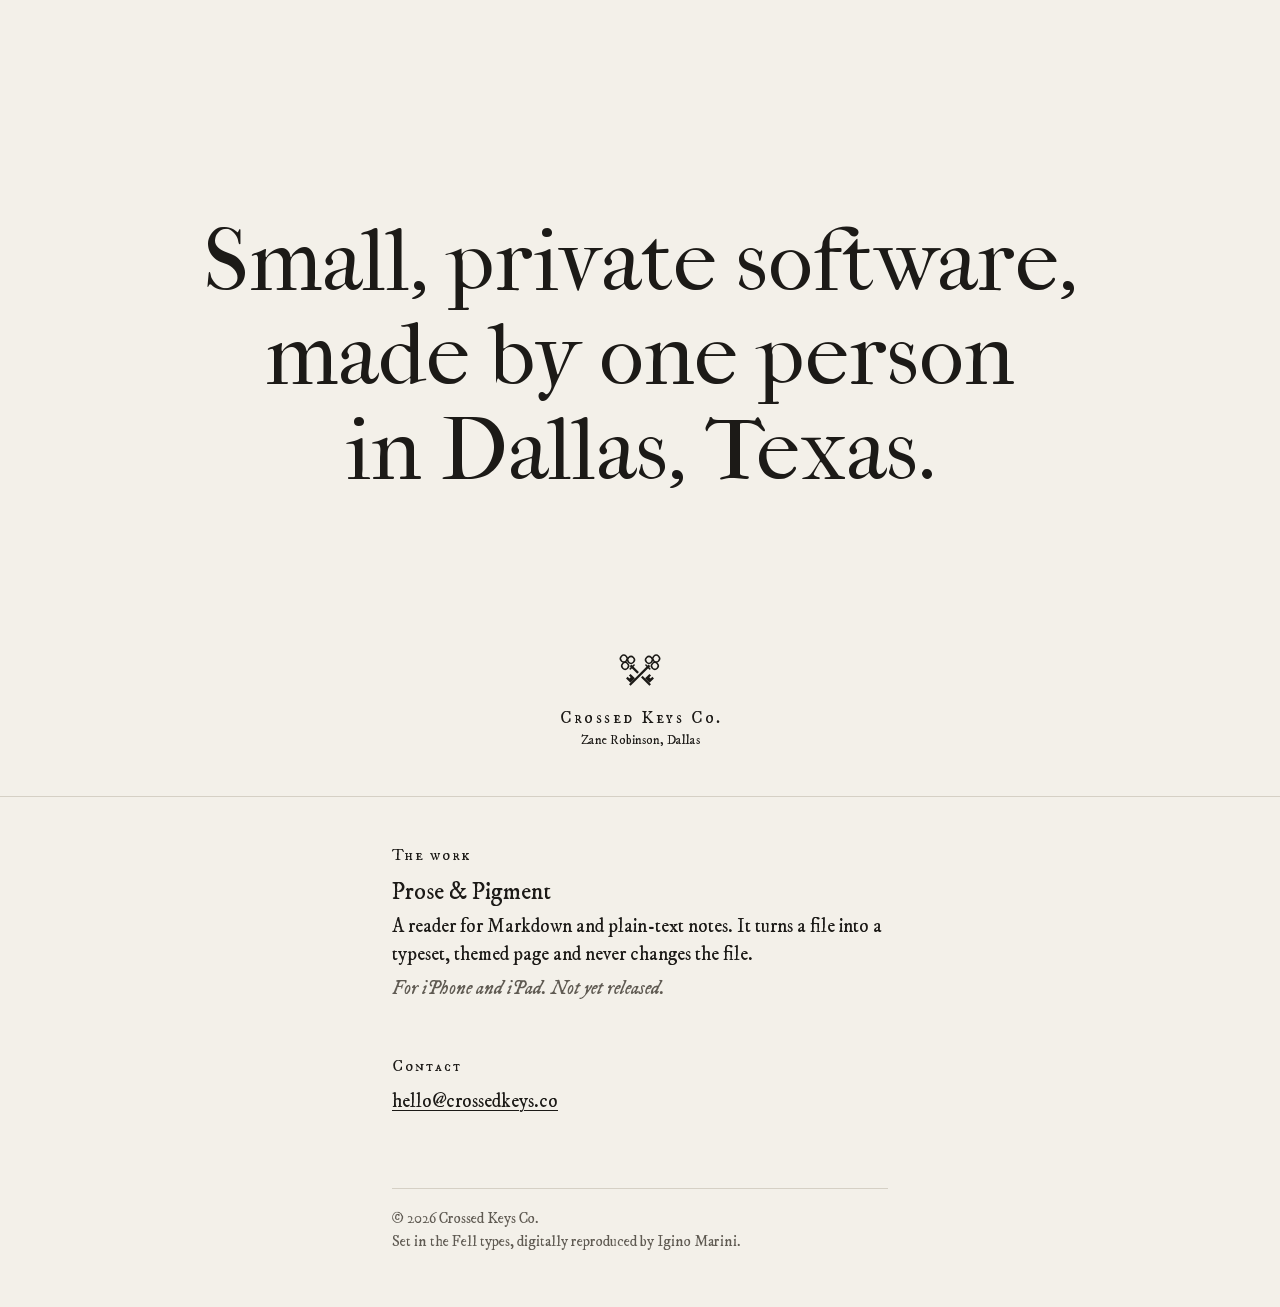
<file: site/index.html>
<!doctype html>
<html lang="en">
<head>
<meta charset="utf-8">
<meta name="viewport" content="width=device-width, initial-scale=1">
<title>Crossed Keys Co.</title>
<meta name="description" content="Small, private software, made by one person in Dallas, Texas.">
<meta name="theme-color" content="#F3F0E9" media="(prefers-color-scheme: light)">
<meta name="theme-color" content="#181715" media="(prefers-color-scheme: dark)">
<meta property="og:title" content="Crossed Keys Co.">
<meta property="og:description" content="Small, private software, made by one person in Dallas, Texas.">
<meta property="og:type" content="website">
<meta property="og:url" content="https://crossedkeys.co/">
<meta property="og:image" content="https://crossedkeys.co/share.png">
<meta property="og:image:width" content="1200">
<meta property="og:image:height" content="630">
<meta property="og:image:alt" content="Small, private software, made by one person in Dallas, Texas. Crossed Keys Co.">
<meta name="twitter:card" content="summary_large_image">
<link rel="canonical" href="https://crossedkeys.co/">
<link rel="icon" href="favicon.svg" type="image/svg+xml">
<link rel="icon" href="icon-48.png" type="image/png" sizes="48x48">
<link rel="apple-touch-icon" href="apple-touch-icon.png">
<link rel="preload" href="fonts/fell-french-canon.woff2" as="font" type="font/woff2" crossorigin>
<link rel="preload" href="fonts/fell-dw-pica-sc.woff2" as="font" type="font/woff2" crossorigin>
<link rel="preload" href="fonts/fell-dw-pica.woff2" as="font" type="font/woff2" crossorigin>
<link rel="stylesheet" href="styles.css">
</head>
<body>
<main>
  <section class="recto">
    <h1 class="title">Small, private software, made by one person in Dallas,&nbsp;Texas.</h1>

    <div class="imprint">
      <svg class="mark" width="44" height="44" viewBox="-29 -34 58 58" aria-hidden="true" focusable="false" fill="none" stroke="currentColor">
        <g transform="rotate(-45) translate(0 -7)">
          <circle cx="0" cy="-23.2" r="4.4" stroke-width="2"/>
          <circle cx="-5.5" cy="-15.2" r="4.4" stroke-width="2"/>
          <circle cx="5.5" cy="-15.2" r="4.4" stroke-width="2"/>
          <path d="M-3.6 -7.6h7.2" stroke-width="2" stroke-linecap="round"/>
          <path d="M0 -10.6V26" stroke-width="2.9"/>
          <path fill="currentColor" stroke="none" d="M1.4 15h8.2v3h-3.2v2.4h3.2v3h-8.2z"/>
        </g>
        <g transform="rotate(45) translate(0 -7)">
          <path class="under" d="M0 1.5V12.5" stroke-width="7"/>
          <circle cx="0" cy="-23.2" r="4.4" stroke-width="2"/>
          <circle cx="-5.5" cy="-15.2" r="4.4" stroke-width="2"/>
          <circle cx="5.5" cy="-15.2" r="4.4" stroke-width="2"/>
          <path d="M-3.6 -7.6h7.2" stroke-width="2" stroke-linecap="round"/>
          <path d="M0 -10.6V26" stroke-width="2.9"/>
          <path fill="currentColor" stroke="none" d="M-1.4 15h-8.2v3h3.2v2.4h-3.2v3h8.2z"/>
        </g>
      </svg>
      <p class="house" translate="no">Crossed Keys&nbsp;Co.</p>
      <p class="place"><span translate="no">Zane&nbsp;Robinson</span>, Dallas</p>
    </div>
  </section>

  <section class="verso">
    <div class="column">
      <h2>The work</h2>
      <article class="entry">
        <h3 translate="no">Prose &amp;&nbsp;Pigment</h3>
        <p>A reader for Markdown and plain-text notes. It turns a file into a typeset, themed page and never changes the&nbsp;file.</p>
        <p class="status">For iPhone and iPad. Not yet released.</p>
      </article>

      <h2>Contact</h2>
      <p class="address"><a href="mailto:hello@crossedkeys.co" translate="no">hello@crossedkeys.co</a></p>

      <footer class="small-print">
        <p>&copy;&nbsp;2026 <span translate="no">Crossed Keys&nbsp;Co.</span></p>
        <p>Set in the Fell types, digitally reproduced by Igino&nbsp;Marini.</p>
      </footer>
    </div>
  </section>
</main>
</body>
</html>
</file>
<file: site/styles.css>
/* Crossed Keys Co. A title page and its verso. Two inks, the Fell types. */

@font-face {
  font-family: "Fell French Canon";
  src: url("fonts/fell-french-canon.woff2") format("woff2");
  font-display: swap;
}
@font-face {
  font-family: "Fell Pica";
  src: url("fonts/fell-dw-pica.woff2") format("woff2");
  font-display: swap;
}
@font-face {
  font-family: "Fell Pica";
  font-style: italic;
  src: url("fonts/fell-dw-pica-italic.woff2") format("woff2");
  font-display: swap;
}
@font-face {
  font-family: "Fell Pica SC";
  src: url("fonts/fell-dw-pica-sc.woff2") format("woff2");
  font-display: swap;
}

:root {
  color-scheme: light dark;
  --paper: #F3F0E9;
  --ink: #1C1A17;
  --quiet: #5F5A52;
  --rule: #D5D0C5;

  --display: "Fell French Canon", "Iowan Old Style", "Palatino Linotype", Georgia, serif;
  --text: "Fell Pica", "Iowan Old Style", "Palatino Linotype", Georgia, serif;
  --caps: "Fell Pica SC", "Fell Pica", "Iowan Old Style", Georgia, serif;

  /* One scale. Rank comes from these steps, never from weight or colour. */
  --size-small: 0.9375rem;
  --size-text: 1.1875rem;
  --size-entry: 1.5rem;
  /* Bounded by width and height as well as text size, so enlarged text never overflows. */
  --size-title: clamp(min(2.5rem, 11.5vw), min(1.15rem + 6.1vw, 10.5vh, 13vw), 5.5rem);

  --margin: clamp(1.5rem, 6vw, 4rem);
  /* How much of the verso shows under the title page: its rule and first heading. */
  --peek: 6.5rem;
}

@media (prefers-color-scheme: dark) {
  :root {
    --paper: #181715;
    --ink: #EAE6DC;
    --quiet: #A29D92;
    --rule: #36332E;
  }
}

*,
*::before,
*::after {
  box-sizing: border-box;
}

html {
  -webkit-text-size-adjust: 100%;
  text-size-adjust: 100%;
  background: var(--paper);
}

body {
  margin: 0;
  background: var(--paper);
  color: var(--ink);
  font-family: var(--text);
  font-size: var(--size-text);
  line-height: 1.5;
  font-synthesis: none;
  overflow-wrap: break-word;
  -webkit-tap-highlight-color: transparent;
}

::selection {
  background: var(--ink);
  color: var(--paper);
}

h1,
h2,
h3,
p {
  margin: 0;
  font-weight: 400;
}

a {
  color: inherit;
  text-decoration-line: underline;
  text-decoration-thickness: 1px;
  text-underline-offset: 0.17em;
  touch-action: manipulation;
}
a:hover,
a:active {
  text-decoration-thickness: 2px;
}
a:focus-visible {
  outline: 2px solid var(--ink);
  outline-offset: 4px;
  border-radius: 1px;
}

/* Recto: the title page. */

.recto {
  min-height: calc(100vh - var(--peek));
  min-height: calc(100svh - var(--peek));
  display: grid;
  grid-template-rows: 1fr auto;
  justify-items: center;
  padding: var(--margin) var(--margin) clamp(2rem, 5vh, 3.25rem);
  text-align: center;
}

.title {
  align-self: center;
  max-width: 12.5em;
  padding-block: 1.5rem;
  font-family: var(--display);
  font-size: var(--size-title);
  line-height: 1.07;
  text-wrap: balance;
  min-width: 0;
  overflow-wrap: anywhere;
}

.imprint {
  display: grid;
  justify-items: center;
}

.mark {
  display: block;
  width: 2.75rem;
  height: 2.75rem;
  margin-bottom: 0.85rem;
  color: var(--ink);
}
.mark .under {
  stroke: var(--paper);
}

.house {
  font-family: var(--caps);
  font-size: 1.0625rem;
  letter-spacing: 0.14em;
  /* Tracking adds a trailing space; pull the line back onto the axis. */
  margin-inline-end: -0.14em;
  line-height: 1.3;
}

/* The maker's line: full ink, the smallest type on the page. */
.place {
  font-size: 0.8125rem;
  line-height: 1.6;
  margin-top: 0.1rem;
}
.missing .place {
  font-size: var(--size-small);
  color: var(--quiet);
  margin-top: 0;
}

/* Verso: the small print. */

.verso {
  border-top: 1px solid var(--rule);
  padding: 3rem var(--margin) clamp(2.5rem, 6vh, 4rem);
}

.column {
  max-width: 31rem;
  margin-inline: auto;
}

.verso h2 {
  font-family: var(--caps);
  font-size: 1rem;
  letter-spacing: 0.12em;
  line-height: 1.3;
  margin-bottom: 0.7rem;
}

.entry {
  margin-bottom: 3.25rem;
}
.entry h3 {
  font-size: var(--size-entry);
  line-height: 1.25;
  margin-bottom: 0.35rem;
}
.entry p {
  text-wrap: pretty;
}
.entry p + p {
  margin-top: 0.35rem;
}
.status {
  font-style: italic;
  color: var(--quiet);
}

.address {
  margin-bottom: 4.5rem;
  overflow-wrap: anywhere;
}
/* A 44px target without moving the line. */
.address a {
  display: inline-block;
  padding-block: 0.65rem;
  margin-block: -0.65rem;
}

.small-print {
  border-top: 1px solid var(--rule);
  padding-top: 1.1rem;
  font-size: var(--size-small);
  line-height: 1.55;
  color: var(--quiet);
}

/* The missing page. */

/* Nothing follows this page, so it takes the whole screen. */
.missing .recto {
  min-height: 100vh;
  min-height: 100svh;
}
.missing .title {
  max-width: 11em;
}
.missing .place a {
  display: inline-block;
  padding-block: 0.7rem;
  margin-block: -0.7rem;
}

/* A visitor who asks for more contrast gets one ink and firmer rules. */
@media (prefers-contrast: more) {
  :root {
    --quiet: var(--ink);
    --rule: var(--ink);
  }
}

/* Forced colours replace both inks; the gap where the keys cross must follow. */
@media (forced-colors: active) {
  .mark {
    color: CanvasText;
  }
  .mark .under {
    stroke: Canvas;
  }
}

/* Print is black on white whatever the device setting, and the pages run on. */
@media print {
  :root {
    --paper: #fff;
    --ink: #000;
    --quiet: #333;
    --rule: #999;
  }
  .recto {
    min-height: auto;
    padding-bottom: 3rem;
  }
  a {
    text-decoration: none;
  }
}
</file>
